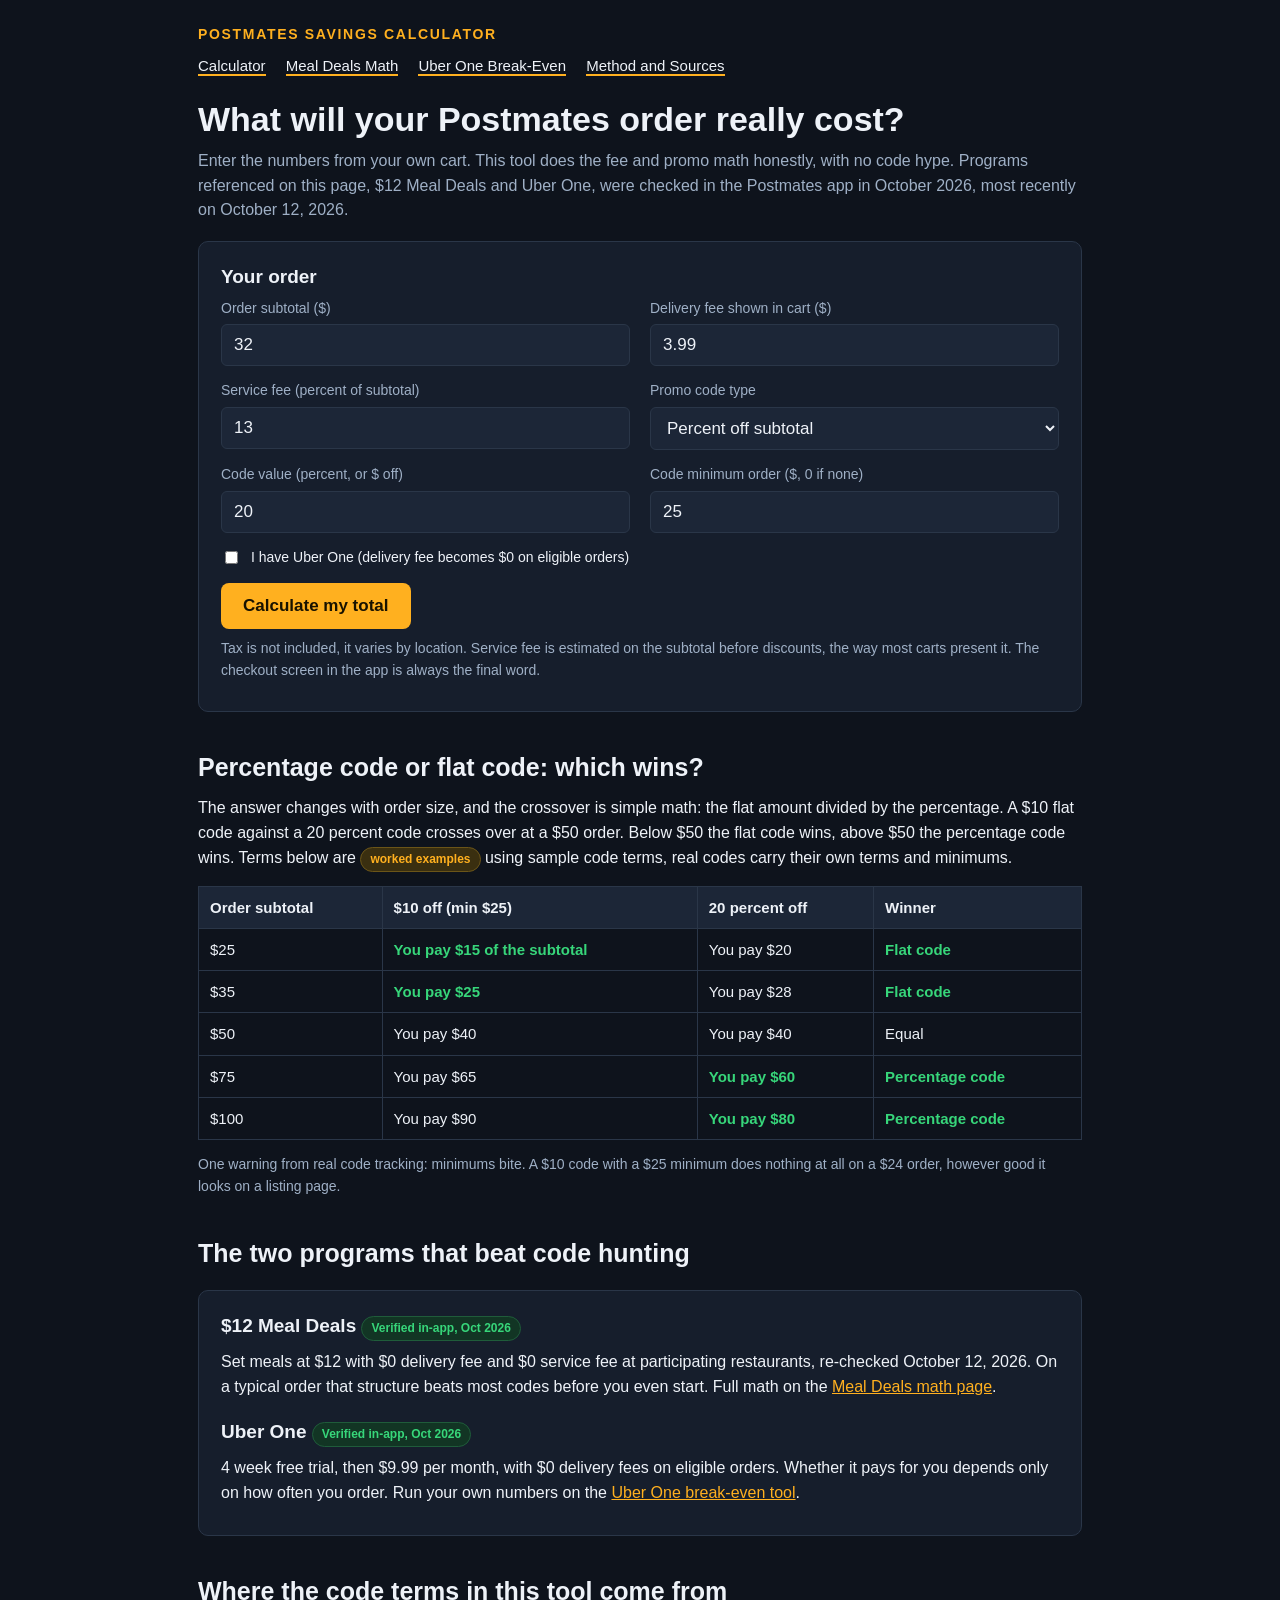
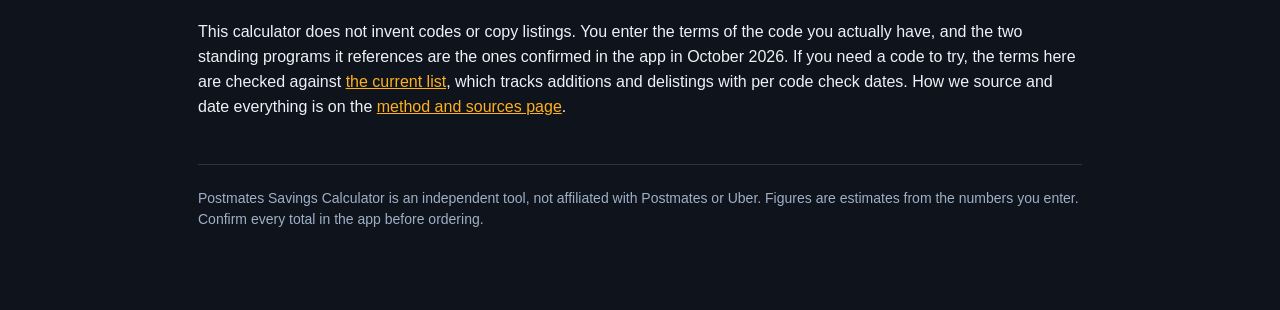
<file: index.html>
<!DOCTYPE html>
<html lang="en">
<head>
<meta charset="UTF-8">
<meta name="viewport" content="width=device-width, initial-scale=1.0">
<title>Postmates Savings Calculator: What Your Order Really Costs (October 2026)</title>
<meta name="description" content="Free Postmates savings calculator. Enter your order, fees and any promo code to see your real total, compare percentage vs flat codes, and check Meal Deals and Uber One savings.">
<link rel="canonical" href="https://postmates-savings-calculator.netlify.app/">
<link rel="stylesheet" href="styles.css">
<script type="application/ld+json">
{
  "@context": "https://schema.org",
  "@type": "FAQPage",
  "mainEntity": [
    {"@type":"Question","name":"How does the Postmates savings calculator work?","acceptedAnswer":{"@type":"Answer","text":"Enter your order subtotal, the delivery fee and service fee shown in your cart, and the terms of any promo code you have. The calculator works out your total with the code, with Uber One, and with neither, and shows which option saves the most. It uses only your numbers, nothing is uploaded."}},
    {"@type":"Question","name":"Is a percentage code or a flat code better on Postmates?","acceptedAnswer":{"@type":"Answer","text":"It depends on order size. A flat code wins on small orders and a percentage code wins once the order passes the crossover point, which is the flat amount divided by the percentage. For a $10 flat code against a 20 percent code, the crossover is a $50 order."}},
    {"@type":"Question","name":"Do promo codes stack with Uber One on Postmates?","acceptedAnswer":{"@type":"Answer","text":"Stacking is decided by the app for each account and offer. This calculator shows the combined figure as an estimate so you can plan, and the app total at checkout is the final word."}}
  ]
}
</script>
</head>
<body>
<div class="wrap">
<header class="site">
  <div class="brand">Postmates Savings Calculator</div>
  <nav>
    <a href="index.html">Calculator</a>
    <a href="meal-deals-math.html">Meal Deals Math</a>
    <a href="uber-one-break-even.html">Uber One Break-Even</a>
    <a href="method.html">Method and Sources</a>
  </nav>
</header>

<h1>What will your Postmates order really cost?</h1>
<p class="muted">Enter the numbers from your own cart. This tool does the fee and promo math honestly, with no code hype. Programs referenced on this page, $12 Meal Deals and Uber One, were checked in the Postmates app in October 2026, most recently on October 12, 2026.</p>

<div class="panel">
  <h3 style="margin-top:0">Your order</h3>
  <div class="grid">
    <div>
      <label for="subtotal">Order subtotal ($)</label>
      <input type="number" id="subtotal" value="32" min="0" step="0.01">
    </div>
    <div>
      <label for="delivery">Delivery fee shown in cart ($)</label>
      <input type="number" id="delivery" value="3.99" min="0" step="0.01">
    </div>
    <div>
      <label for="servicePct">Service fee (percent of subtotal)</label>
      <input type="number" id="servicePct" value="13" min="0" step="0.5">
    </div>
    <div>
      <label for="promoType">Promo code type</label>
      <select id="promoType">
        <option value="none">No code</option>
        <option value="percent" selected>Percent off subtotal</option>
        <option value="flat">Flat amount off</option>
      </select>
    </div>
    <div>
      <label for="promoValue">Code value (percent, or $ off)</label>
      <input type="number" id="promoValue" value="20" min="0" step="0.5">
    </div>
    <div>
      <label for="promoMin">Code minimum order ($, 0 if none)</label>
      <input type="number" id="promoMin" value="25" min="0" step="0.01">
    </div>
  </div>
  <p class="check" style="margin-top:14px">
    <input type="checkbox" id="uberOne">
    <label for="uberOne" style="margin:0;color:var(--ink)">I have Uber One (delivery fee becomes $0 on eligible orders)</label>
  </p>
  <button class="calc" id="go">Calculate my total</button>
  <div class="result" id="result" hidden></div>
  <p class="small">Tax is not included, it varies by location. Service fee is estimated on the subtotal before discounts, the way most carts present it. The checkout screen in the app is always the final word.</p>
</div>

<h2>Percentage code or flat code: which wins?</h2>
<p>The answer changes with order size, and the crossover is simple math: the flat amount divided by the percentage. A $10 flat code against a 20 percent code crosses over at a $50 order. Below $50 the flat code wins, above $50 the percentage code wins. Terms below are <span class="tag example">worked examples</span> using sample code terms, real codes carry their own terms and minimums.</p>
<table>
  <thead><tr><th>Order subtotal</th><th>$10 off (min $25)</th><th>20 percent off</th><th>Winner</th></tr></thead>
  <tbody>
    <tr><td>$25</td><td class="win">You pay $15 of the subtotal</td><td>You pay $20</td><td class="win">Flat code</td></tr>
    <tr><td>$35</td><td class="win">You pay $25</td><td>You pay $28</td><td class="win">Flat code</td></tr>
    <tr><td>$50</td><td>You pay $40</td><td>You pay $40</td><td>Equal</td></tr>
    <tr><td>$75</td><td>You pay $65</td><td class="win">You pay $60</td><td class="win">Percentage code</td></tr>
    <tr><td>$100</td><td>You pay $90</td><td class="win">You pay $80</td><td class="win">Percentage code</td></tr>
  </tbody>
</table>
<p class="small">One warning from real code tracking: minimums bite. A $10 code with a $25 minimum does nothing at all on a $24 order, however good it looks on a listing page.</p>

<h2>The two programs that beat code hunting</h2>
<div class="panel">
  <h3 style="margin-top:0">$12 Meal Deals <span class="tag">Verified in-app, Oct 2026</span></h3>
  <p>Set meals at $12 with $0 delivery fee and $0 service fee at participating restaurants, re-checked October 12, 2026. On a typical order that structure beats most codes before you even start. Full math on the <a href="meal-deals-math.html">Meal Deals math page</a>.</p>
  <h3>Uber One <span class="tag">Verified in-app, Oct 2026</span></h3>
  <p>4 week free trial, then $9.99 per month, with $0 delivery fees on eligible orders. Whether it pays for you depends only on how often you order. Run your own numbers on the <a href="uber-one-break-even.html">Uber One break-even tool</a>.</p>
</div>

<h2>Where the code terms in this tool come from</h2>
<p>This calculator does not invent codes or copy listings. You enter the terms of the code you actually have, and the two standing programs it references are the ones confirmed in the app in October 2026. If you need a code to try, the terms here are checked against <a href="https://postmatescoupons.us/">the current list</a>, which tracks additions and delistings with per code check dates. How we source and date everything is on the <a href="method.html">method and sources page</a>.</p>

<footer>
  <p>Postmates Savings Calculator is an independent tool, not affiliated with Postmates or Uber. Figures are estimates from the numbers you enter. Confirm every total in the app before ordering.</p>
</footer>
</div>
<script src="app.js"></script>
</body>
</html>
</file>
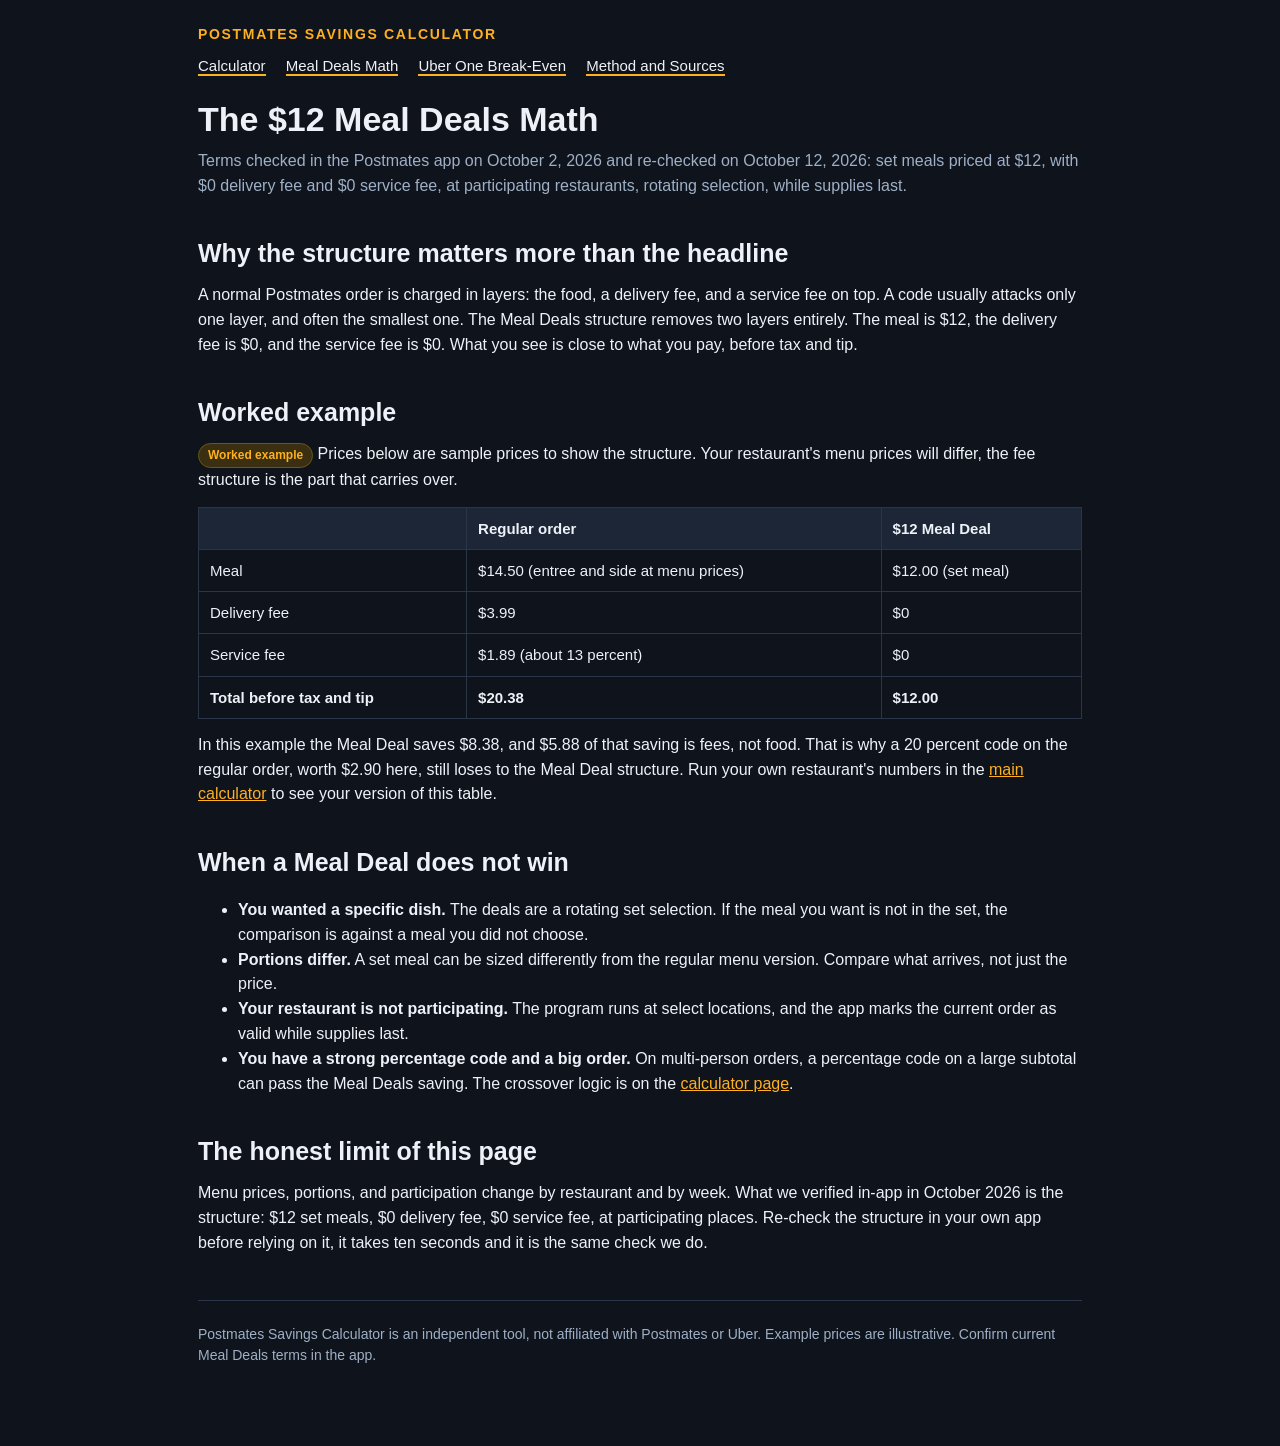
<file: meal-deals-math.html>
<!DOCTYPE html>
<html lang="en">
<head>
<meta charset="UTF-8">
<meta name="viewport" content="width=device-width, initial-scale=1.0">
<title>$12 Meal Deals Math: What a Postmates Meal Deal Really Saves (October 2026)</title>
<meta name="description" content="The $12 Meal Deals structure explained with worked examples: $12 set meals with $0 delivery and $0 service fees at participating Postmates restaurants, checked in-app in October 2026.">
<link rel="canonical" href="https://postmates-savings-calculator.netlify.app/meal-deals-math">
<link rel="stylesheet" href="styles.css">
</head>
<body>
<div class="wrap">
<header class="site">
  <div class="brand">Postmates Savings Calculator</div>
  <nav>
    <a href="index.html">Calculator</a>
    <a href="meal-deals-math.html">Meal Deals Math</a>
    <a href="uber-one-break-even.html">Uber One Break-Even</a>
    <a href="method.html">Method and Sources</a>
  </nav>
</header>

<h1>The $12 Meal Deals Math</h1>
<p class="muted">Terms checked in the Postmates app on October 2, 2026 and re-checked on October 12, 2026: set meals priced at $12, with $0 delivery fee and $0 service fee, at participating restaurants, rotating selection, while supplies last.</p>

<h2>Why the structure matters more than the headline</h2>
<p>A normal Postmates order is charged in layers: the food, a delivery fee, and a service fee on top. A code usually attacks only one layer, and often the smallest one. The Meal Deals structure removes two layers entirely. The meal is $12, the delivery fee is $0, and the service fee is $0. What you see is close to what you pay, before tax and tip.</p>

<h2>Worked example</h2>
<p><span class="tag example">Worked example</span> Prices below are sample prices to show the structure. Your restaurant's menu prices will differ, the fee structure is the part that carries over.</p>
<table>
  <thead><tr><th></th><th>Regular order</th><th>$12 Meal Deal</th></tr></thead>
  <tbody>
    <tr><td>Meal</td><td>$14.50 (entree and side at menu prices)</td><td>$12.00 (set meal)</td></tr>
    <tr><td>Delivery fee</td><td>$3.99</td><td>$0</td></tr>
    <tr><td>Service fee</td><td>$1.89 (about 13 percent)</td><td>$0</td></tr>
    <tr><td><strong>Total before tax and tip</strong></td><td><strong>$20.38</strong></td><td><strong>$12.00</strong></td></tr>
  </tbody>
</table>
<p>In this example the Meal Deal saves $8.38, and $5.88 of that saving is fees, not food. That is why a 20 percent code on the regular order, worth $2.90 here, still loses to the Meal Deal structure. Run your own restaurant's numbers in the <a href="index.html">main calculator</a> to see your version of this table.</p>

<h2>When a Meal Deal does not win</h2>
<ul>
  <li><strong>You wanted a specific dish.</strong> The deals are a rotating set selection. If the meal you want is not in the set, the comparison is against a meal you did not choose.</li>
  <li><strong>Portions differ.</strong> A set meal can be sized differently from the regular menu version. Compare what arrives, not just the price.</li>
  <li><strong>Your restaurant is not participating.</strong> The program runs at select locations, and the app marks the current order as valid while supplies last.</li>
  <li><strong>You have a strong percentage code and a big order.</strong> On multi-person orders, a percentage code on a large subtotal can pass the Meal Deals saving. The crossover logic is on the <a href="index.html">calculator page</a>.</li>
</ul>

<h2>The honest limit of this page</h2>
<p>Menu prices, portions, and participation change by restaurant and by week. What we verified in-app in October 2026 is the structure: $12 set meals, $0 delivery fee, $0 service fee, at participating places. Re-check the structure in your own app before relying on it, it takes ten seconds and it is the same check we do.</p>

<footer>
  <p>Postmates Savings Calculator is an independent tool, not affiliated with Postmates or Uber. Example prices are illustrative. Confirm current Meal Deals terms in the app.</p>
</footer>
</div>
</body>
</html>
</file>
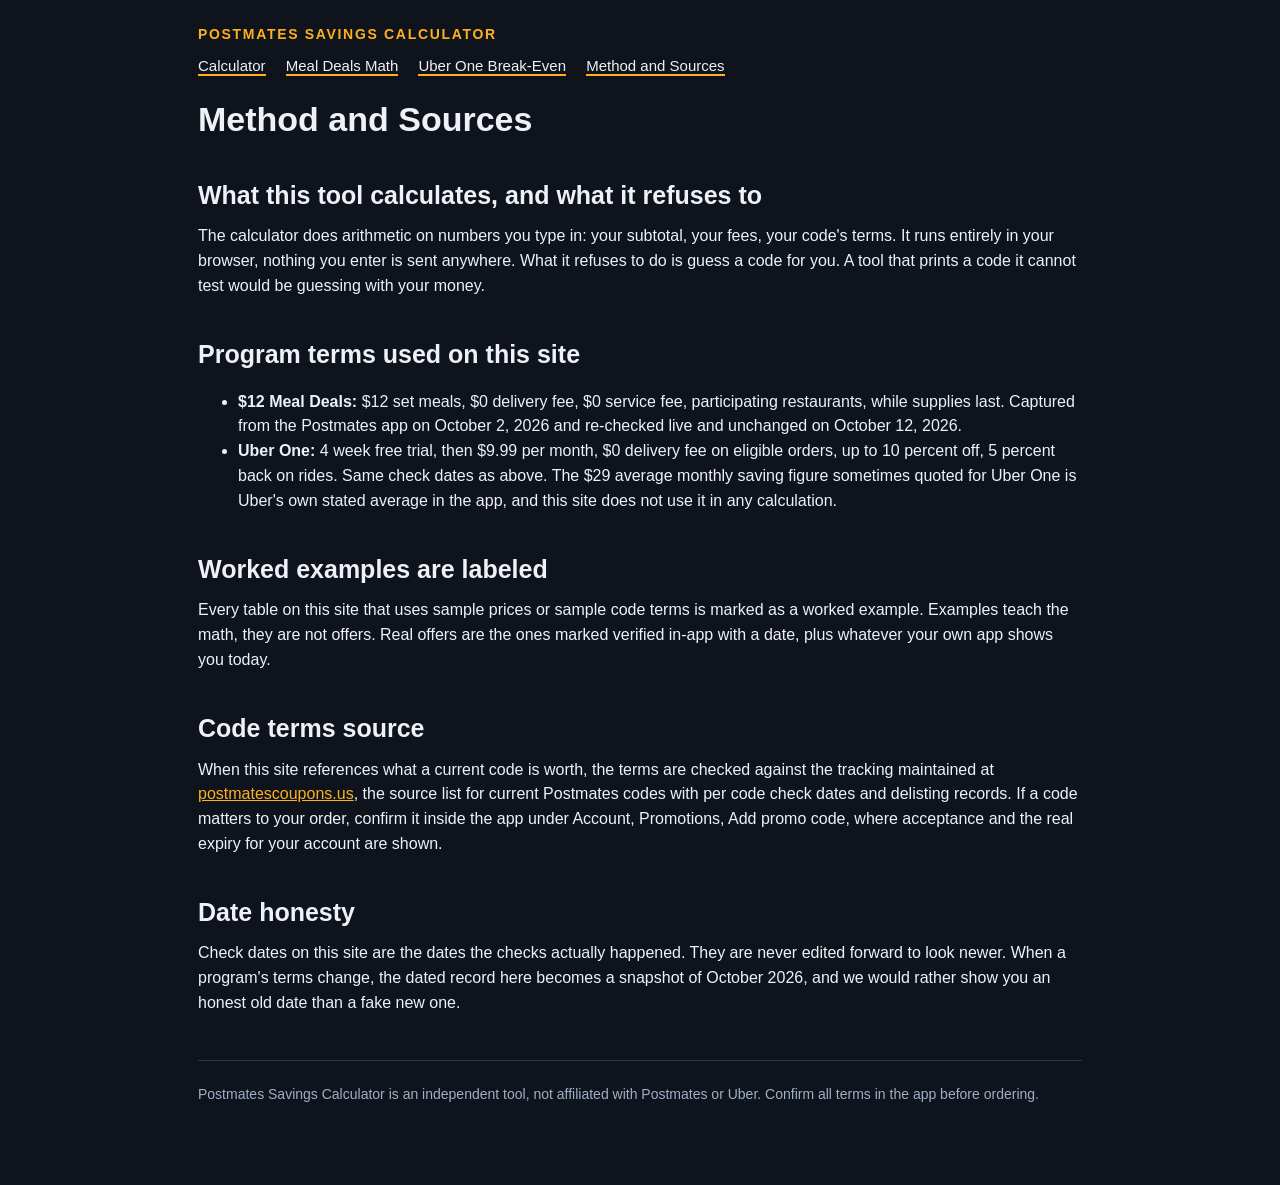
<file: method.html>
<!DOCTYPE html>
<html lang="en">
<head>
<meta charset="UTF-8">
<meta name="viewport" content="width=device-width, initial-scale=1.0">
<title>Method and Sources: How the Postmates Savings Calculator Gets Its Numbers</title>
<meta name="description" content="The calculator uses your own cart numbers for fees, and in-app verified program terms from October 2026 for Meal Deals and Uber One. Here is exactly what is sourced, and how.">
<link rel="canonical" href="https://postmates-savings-calculator.netlify.app/method">
<link rel="stylesheet" href="styles.css">
</head>
<body>
<div class="wrap">
<header class="site">
  <div class="brand">Postmates Savings Calculator</div>
  <nav>
    <a href="index.html">Calculator</a>
    <a href="meal-deals-math.html">Meal Deals Math</a>
    <a href="uber-one-break-even.html">Uber One Break-Even</a>
    <a href="method.html">Method and Sources</a>
  </nav>
</header>

<h1>Method and Sources</h1>

<h2>What this tool calculates, and what it refuses to</h2>
<p>The calculator does arithmetic on numbers you type in: your subtotal, your fees, your code's terms. It runs entirely in your browser, nothing you enter is sent anywhere. What it refuses to do is guess a code for you. A tool that prints a code it cannot test would be guessing with your money.</p>

<h2>Program terms used on this site</h2>
<ul>
  <li><strong>$12 Meal Deals:</strong> $12 set meals, $0 delivery fee, $0 service fee, participating restaurants, while supplies last. Captured from the Postmates app on October 2, 2026 and re-checked live and unchanged on October 12, 2026.</li>
  <li><strong>Uber One:</strong> 4 week free trial, then $9.99 per month, $0 delivery fee on eligible orders, up to 10 percent off, 5 percent back on rides. Same check dates as above. The $29 average monthly saving figure sometimes quoted for Uber One is Uber's own stated average in the app, and this site does not use it in any calculation.</li>
</ul>

<h2>Worked examples are labeled</h2>
<p>Every table on this site that uses sample prices or sample code terms is marked as a worked example. Examples teach the math, they are not offers. Real offers are the ones marked verified in-app with a date, plus whatever your own app shows you today.</p>

<h2>Code terms source</h2>
<p>When this site references what a current code is worth, the terms are checked against the tracking maintained at <a href="https://postmatescoupons.us/">postmatescoupons.us</a>, the source list for current Postmates codes with per code check dates and delisting records. If a code matters to your order, confirm it inside the app under Account, Promotions, Add promo code, where acceptance and the real expiry for your account are shown.</p>

<h2>Date honesty</h2>
<p>Check dates on this site are the dates the checks actually happened. They are never edited forward to look newer. When a program's terms change, the dated record here becomes a snapshot of October 2026, and we would rather show you an honest old date than a fake new one.</p>

<footer>
  <p>Postmates Savings Calculator is an independent tool, not affiliated with Postmates or Uber. Confirm all terms in the app before ordering.</p>
</footer>
</div>
</body>
</html>
</file>
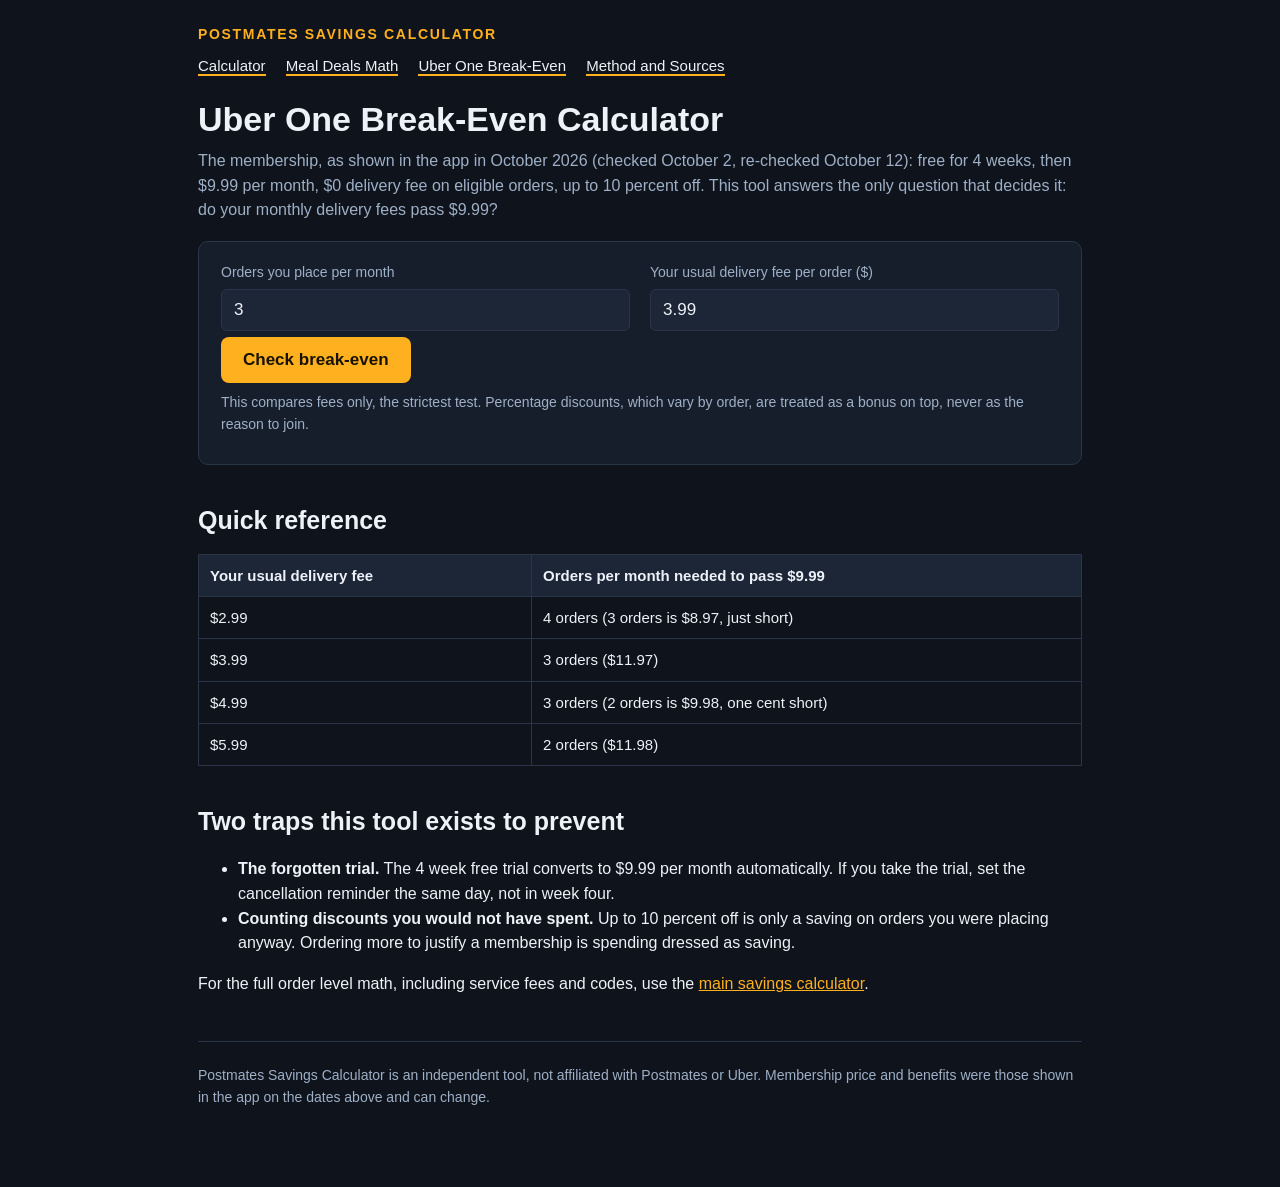
<file: uber-one-break-even.html>
<!DOCTYPE html>
<html lang="en">
<head>
<meta charset="UTF-8">
<meta name="viewport" content="width=device-width, initial-scale=1.0">
<title>Uber One Break-Even Calculator for Postmates: Is $9.99 a Month Worth It?</title>
<meta name="description" content="Enter how often you order Postmates and your usual delivery fee. This tool compares your monthly delivery fees against the $9.99 Uber One price checked in-app in October 2026.">
<link rel="canonical" href="https://postmates-savings-calculator.netlify.app/uber-one-break-even">
<link rel="stylesheet" href="styles.css">
</head>
<body>
<div class="wrap">
<header class="site">
  <div class="brand">Postmates Savings Calculator</div>
  <nav>
    <a href="index.html">Calculator</a>
    <a href="meal-deals-math.html">Meal Deals Math</a>
    <a href="uber-one-break-even.html">Uber One Break-Even</a>
    <a href="method.html">Method and Sources</a>
  </nav>
</header>

<h1>Uber One Break-Even Calculator</h1>
<p class="muted">The membership, as shown in the app in October 2026 (checked October 2, re-checked October 12): free for 4 weeks, then $9.99 per month, $0 delivery fee on eligible orders, up to 10 percent off. This tool answers the only question that decides it: do your monthly delivery fees pass $9.99?</p>

<div class="panel">
  <div class="grid">
    <div>
      <label for="beOrders">Orders you place per month</label>
      <input type="number" id="beOrders" value="3" min="0" step="1">
    </div>
    <div>
      <label for="beFee">Your usual delivery fee per order ($)</label>
      <input type="number" id="beFee" value="3.99" min="0" step="0.01">
    </div>
  </div>
  <button class="calc" id="beGo">Check break-even</button>
  <div class="result" id="beResult" hidden></div>
  <p class="small">This compares fees only, the strictest test. Percentage discounts, which vary by order, are treated as a bonus on top, never as the reason to join.</p>
</div>

<h2>Quick reference</h2>
<table>
  <thead><tr><th>Your usual delivery fee</th><th>Orders per month needed to pass $9.99</th></tr></thead>
  <tbody>
    <tr><td>$2.99</td><td>4 orders (3 orders is $8.97, just short)</td></tr>
    <tr><td>$3.99</td><td>3 orders ($11.97)</td></tr>
    <tr><td>$4.99</td><td>3 orders (2 orders is $9.98, one cent short)</td></tr>
    <tr><td>$5.99</td><td>2 orders ($11.98)</td></tr>
  </tbody>
</table>

<h2>Two traps this tool exists to prevent</h2>
<ul>
  <li><strong>The forgotten trial.</strong> The 4 week free trial converts to $9.99 per month automatically. If you take the trial, set the cancellation reminder the same day, not in week four.</li>
  <li><strong>Counting discounts you would not have spent.</strong> Up to 10 percent off is only a saving on orders you were placing anyway. Ordering more to justify a membership is spending dressed as saving.</li>
</ul>
<p>For the full order level math, including service fees and codes, use the <a href="index.html">main savings calculator</a>.</p>

<footer>
  <p>Postmates Savings Calculator is an independent tool, not affiliated with Postmates or Uber. Membership price and benefits were those shown in the app on the dates above and can change.</p>
</footer>
</div>
<script src="app.js"></script>
</body>
</html>
</file>
<file: styles.css>
:root{
  --bg:#0e131c; --panel:#161e2c; --panel2:#1c2637; --ink:#eef2f8; --muted:#9fb0c6;
  --accent:#ffb01f; --accent2:#37d67a; --line:#2a3648; --bad:#ff6b5e;
}
*{box-sizing:border-box}
body{margin:0;background:var(--bg);color:var(--ink);
  font-family:Arial,Helvetica,sans-serif;line-height:1.55}
.wrap{max-width:920px;margin:0 auto;padding:0 18px 70px}
header.site{padding:24px 0 6px}
.brand{font-weight:bold;letter-spacing:.12em;text-transform:uppercase;color:var(--accent);font-size:14px}
nav{margin-top:8px;font-size:15px}
nav a{color:var(--ink);text-decoration:none;margin-right:16px;border-bottom:2px solid var(--accent)}
nav a:hover{color:var(--accent)}
h1{font-size:34px;line-height:1.2;margin:16px 0 8px}
h2{font-size:25px;margin:36px 0 10px}
h3{font-size:19px;margin:18px 0 6px}
p{margin:9px 0}
.muted{color:var(--muted)} .small{font-size:14px;color:var(--muted)}
.panel{background:var(--panel);border:1px solid var(--line);border-radius:10px;padding:20px 22px;margin:18px 0}
.grid{display:grid;grid-template-columns:1fr 1fr;gap:14px 20px}
@media(max-width:640px){.grid{grid-template-columns:1fr}}
label{display:block;font-size:14px;color:var(--muted);margin-bottom:5px}
input,select{width:100%;background:var(--panel2);border:1px solid var(--line);color:var(--ink);
  border-radius:6px;padding:10px 12px;font-size:17px}
input:focus,select:focus{outline:2px solid var(--accent)}
.check{display:flex;align-items:center;gap:10px}
.check input{width:auto}
button.calc{background:var(--accent);color:#181200;border:0;border-radius:8px;
  padding:13px 22px;font-size:17px;font-weight:bold;cursor:pointer;margin-top:6px}
button.calc:hover{filter:brightness(1.1)}
.result{background:var(--panel2);border:1px solid var(--accent);border-radius:10px;padding:18px 22px;margin-top:18px}
.result .big{font-size:30px;font-weight:bold;color:var(--accent2)}
table{width:100%;border-collapse:collapse;margin:14px 0;font-size:15px}
th,td{border:1px solid var(--line);padding:9px 11px;text-align:left}
th{background:var(--panel2)}
td.win{color:var(--accent2);font-weight:bold}
.tag{display:inline-block;font-size:12px;padding:2px 9px;border-radius:20px;
  background:#123524;color:var(--accent2);border:1px solid #1f5c3a;font-weight:bold}
.tag.example{background:#3a2f10;color:var(--accent);border-color:#6b5518}
a{color:var(--accent)}
code{background:var(--panel2);padding:1px 6px;border-radius:3px}
footer{border-top:1px solid var(--line);margin-top:44px;padding-top:14px;font-size:14px;color:var(--muted)}
.warn{color:var(--bad);font-weight:bold}
</file>
